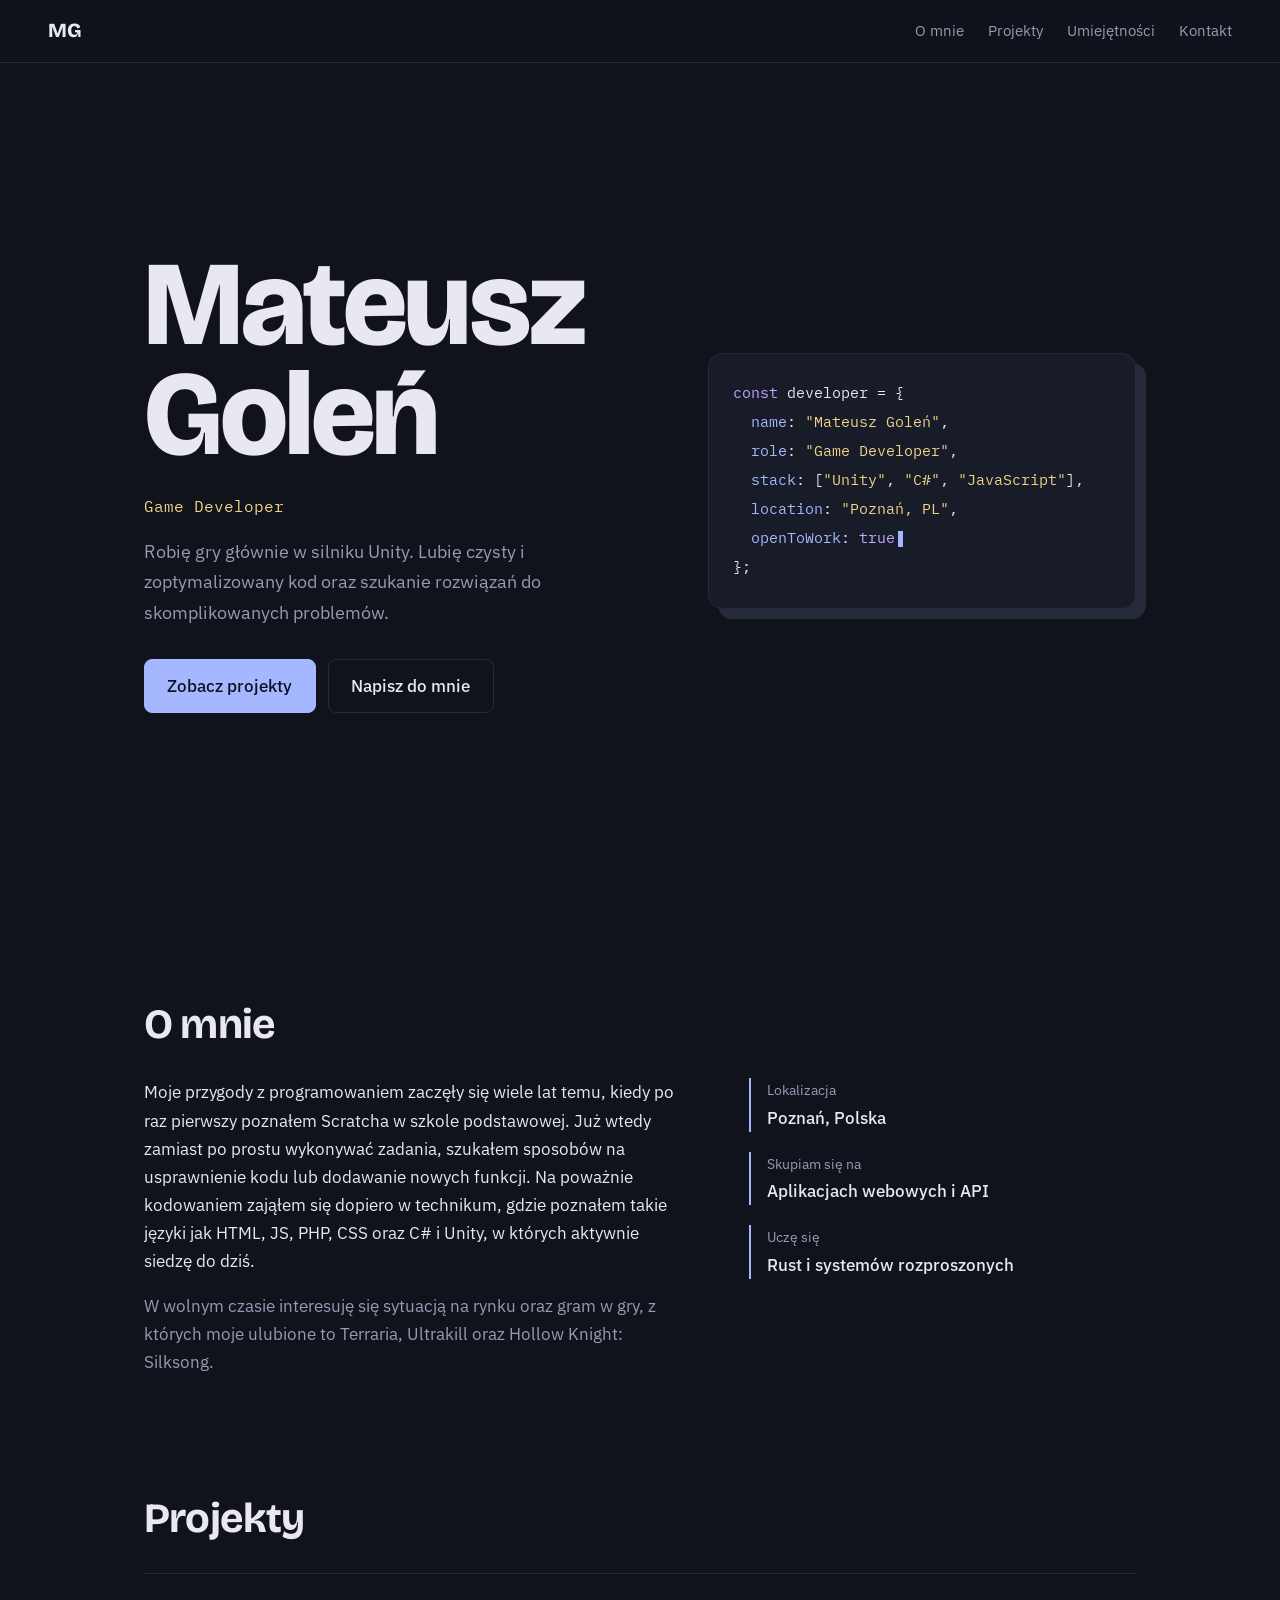
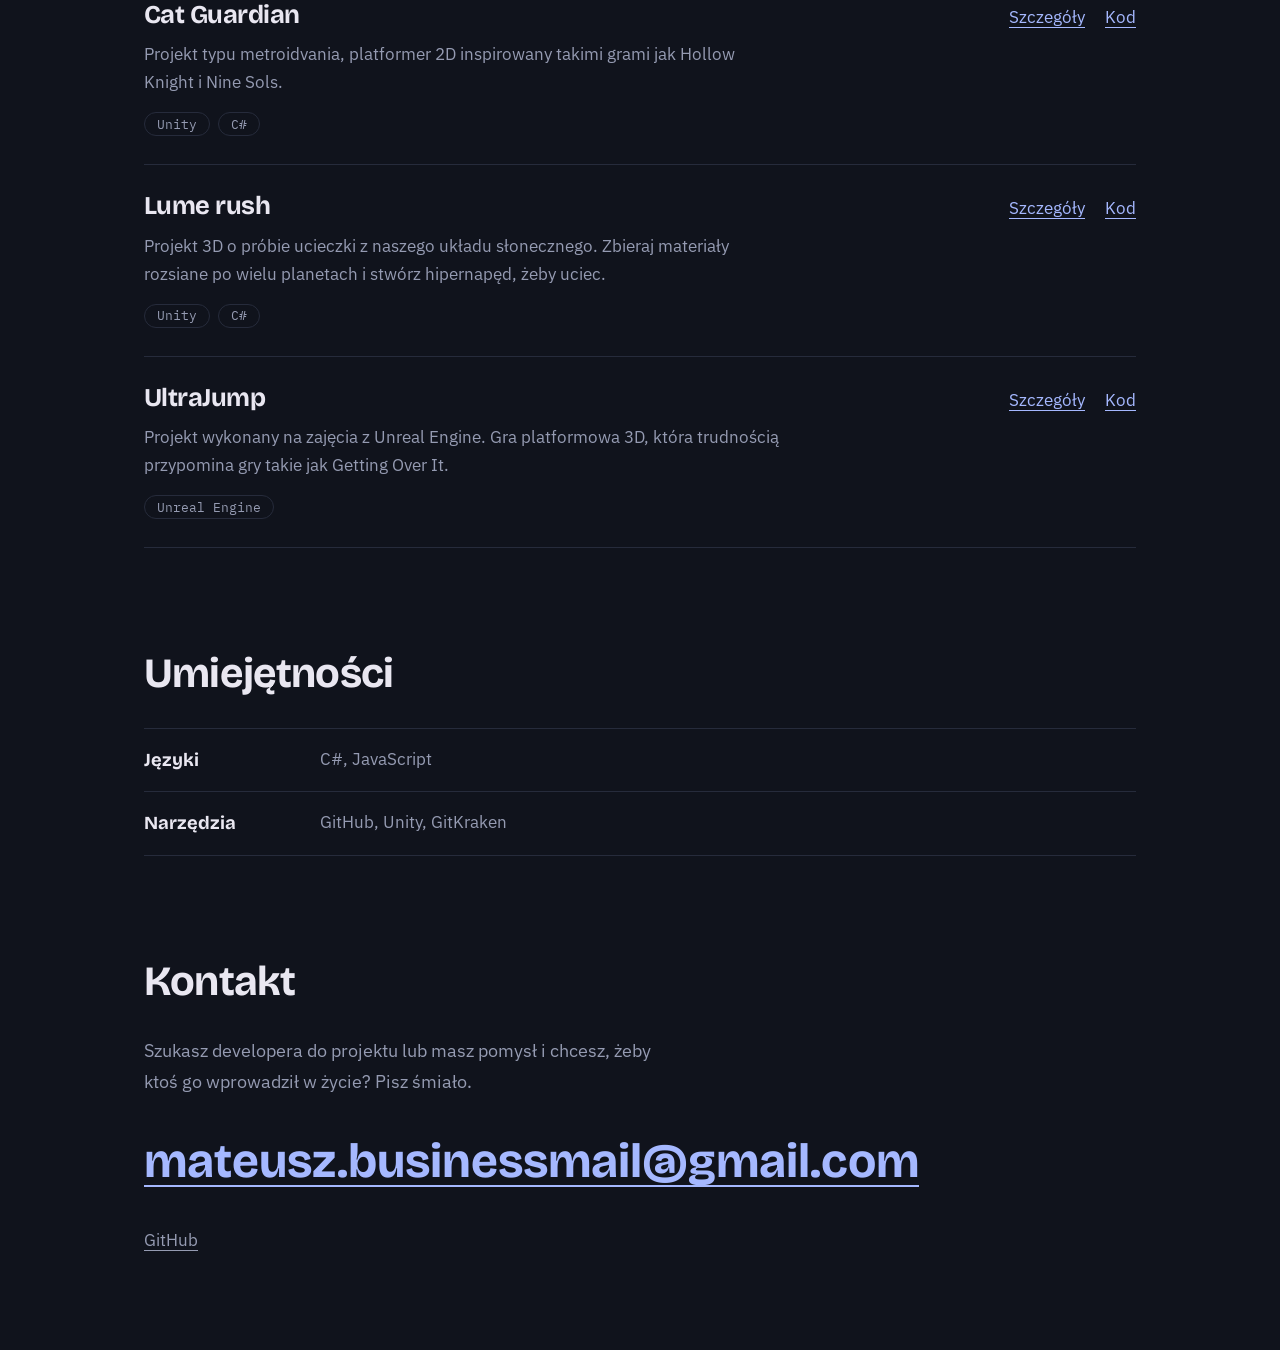
<file: index.html>
<!DOCTYPE html>
<html lang="pl">
<head>
  <meta charset="utf-8">
  <meta name="viewport" content="width=device-width, initial-scale=1">
  <title>Mateusz Goleń – Game Developer</title>
  <meta name="description" content="Portfolio Mateusza Goleń, game developera. Gry tworzone głównie w Unity. Projekty, umiejętności i kontakt.">
  <meta name="theme-color" content="#10131c">

  <link rel="preconnect" href="https://fonts.googleapis.com">
  <link rel="preconnect" href="https://fonts.gstatic.com" crossorigin>
  <link href="https://fonts.googleapis.com/css2?family=Bricolage+Grotesque:opsz,wght@12..96,500;12..96,700;12..96,800&family=IBM+Plex+Mono:wght@400;500&family=IBM+Plex+Sans:wght@400;500&display=swap" rel="stylesheet">
  <link rel="stylesheet" href="style.css">
</head>
<body>
  <a class="skip" href="#main">Przejdź do treści</a>

  <header class="site-header">
    <a class="brand" href="#top">MG</a>
    <nav aria-label="Menu główne">
      <a href="#about">O mnie</a>
      <a href="#projects">Projekty</a>
      <a href="#skills">Umiejętności</a>
      <a href="#contact">Kontakt</a>
    </nav>
  </header>

  <main id="main">
    <section class="hero" id="top">
      <div class="hero-text">
        <h1>Mateusz<br>Goleń</h1>
        <p class="role">Game Developer</p>
        <p class="lead">Robię gry głównie w silniku Unity. Lubię czysty i zoptymalizowany kod oraz szukanie rozwiązań do skomplikowanych problemów.</p>
        <div class="actions">
          <a class="btn primary" href="#projects">Zobacz projekty</a>
          <a class="btn" href="#contact">Napisz do mnie</a>
        </div>
      </div>

      <figure class="code" aria-label="Fragment kodu opisujący autora">
<pre><code><span class="k">const</span> <span class="v">developer</span> = {
  <span class="p">name</span>: <span class="s">"Mateusz Goleń"</span>,
  <span class="p">role</span>: <span class="s">"Game Developer"</span>,
  <span class="p">stack</span>: [<span class="s">"Unity"</span>, <span class="s">"C#"</span>, <span class="s">"JavaScript"</span>],
  <span class="p">location</span>: <span class="s">"Poznań, PL"</span>,
  <span class="p">openToWork</span>: <span class="k">true</span><span class="caret" aria-hidden="true"></span>
};</code></pre>
      </figure>
    </section>

    <section id="about" class="block">
      <h2>O mnie</h2>
      <div class="about-grid">
        <div class="prose">
          <p>Moje przygody z programowaniem zaczęły się wiele lat temu, kiedy po raz pierwszy poznałem Scratcha w szkole podstawowej. Już wtedy zamiast po prostu wykonywać zadania, szukałem sposobów na usprawnienie kodu lub dodawanie nowych funkcji. Na poważnie kodowaniem zająłem się dopiero w technikum, gdzie poznałem takie języki jak HTML, JS, PHP, CSS oraz C# i Unity, w których aktywnie siedzę do dziś.</p>
          <p>W wolnym czasie interesuję się sytuacją na rynku oraz gram w gry, z których moje ulubione to Terraria, Ultrakill oraz Hollow Knight: Silksong.</p>
        </div>
        <dl class="facts">
          <div><dt>Lokalizacja</dt><dd>Poznań, Polska</dd></div>
          <div><dt>Skupiam się na</dt><dd>Aplikacjach webowych i API</dd></div>
          <div><dt>Uczę się</dt><dd>Rust i systemów rozproszonych</dd></div>
        </dl>
      </div>
    </section>

    <section id="projects" class="block">
      <h2>Projekty</h2>
      <ul class="projects">
        <li>
          <div class="proj-head">
            <h3>Cat Guardian</h3>
            <div class="links">
              <a class="more" href="projects/cat-guardian.html" aria-label="Szczegóły projektu Cat Guardian">Szczegóły</a>
              <a href="https://gitlab.com/wokun/cat-guardian-the-game" target="_blank" rel="noopener">Kod</a>
            </div>
          </div>
          <p>Projekt typu metroidvania, platformer 2D inspirowany takimi grami jak Hollow Knight i Nine Sols.</p>
          <ul class="tags"><li>Unity</li><li>C#</li></ul>
        </li>
        <li>
          <div class="proj-head">
            <h3>Lume rush</h3>
            <div class="links">
              <a class="more" href="projects/lume-rush.html" aria-label="Szczegóły projektu Lume rush">Szczegóły</a>
              <a href="https://gitlab.com/Rumsse/evacuation" target="_blank" rel="noopener">Kod</a>
            </div>
          </div>
          <p>Projekt 3D o próbie ucieczki z naszego układu słonecznego. Zbieraj materiały rozsiane po wielu planetach i stwórz hipernapęd, żeby uciec.</p>
          <ul class="tags"><li>Unity</li><li>C#</li></ul>
        </li>
        <li>
          <div class="proj-head">
            <h3>UltraJump</h3>
            <div class="links">
              <a class="more" href="projects/ultrajump.html" aria-label="Szczegóły projektu UltraJump">Szczegóły</a>
              <a href="https://gitlab.com/Rumsse/unrealengineproject" target="_blank" rel="noopener">Kod</a>
            </div>
          </div>
          <p>Projekt wykonany na zajęcia z Unreal Engine. Gra platformowa 3D, która trudnością przypomina gry takie jak Getting Over It.</p>
          <ul class="tags"><li>Unreal Engine</li></ul>
        </li>
      </ul>
    </section>

    <section id="skills" class="block">
      <h2>Umiejętności</h2>
      <dl class="skills">
        <div><dt>Języki</dt><dd>C#, JavaScript</dd></div>
        <div><dt>Narzędzia</dt><dd>GitHub, Unity, GitKraken</dd></div>
      </dl>
    </section>

    <section id="contact" class="block contact">
      <h2>Kontakt</h2>
      <p class="lead">Szukasz developera do projektu lub masz pomysł i chcesz, żeby ktoś go wprowadził w życie? Pisz śmiało.</p>
      <a class="mail" href="mailto:mateusz.businessmail@gmail.com">mateusz.businessmail@gmail.com</a>
      <ul class="social">
        <li><a href="https://github.com/MatieuszG/Portfolio" target="_blank" rel="noopener">GitHub</a></li>
      </ul>
    </section>
  </main>

  <script src="script.js"></script>
</body>
</html>
</file>
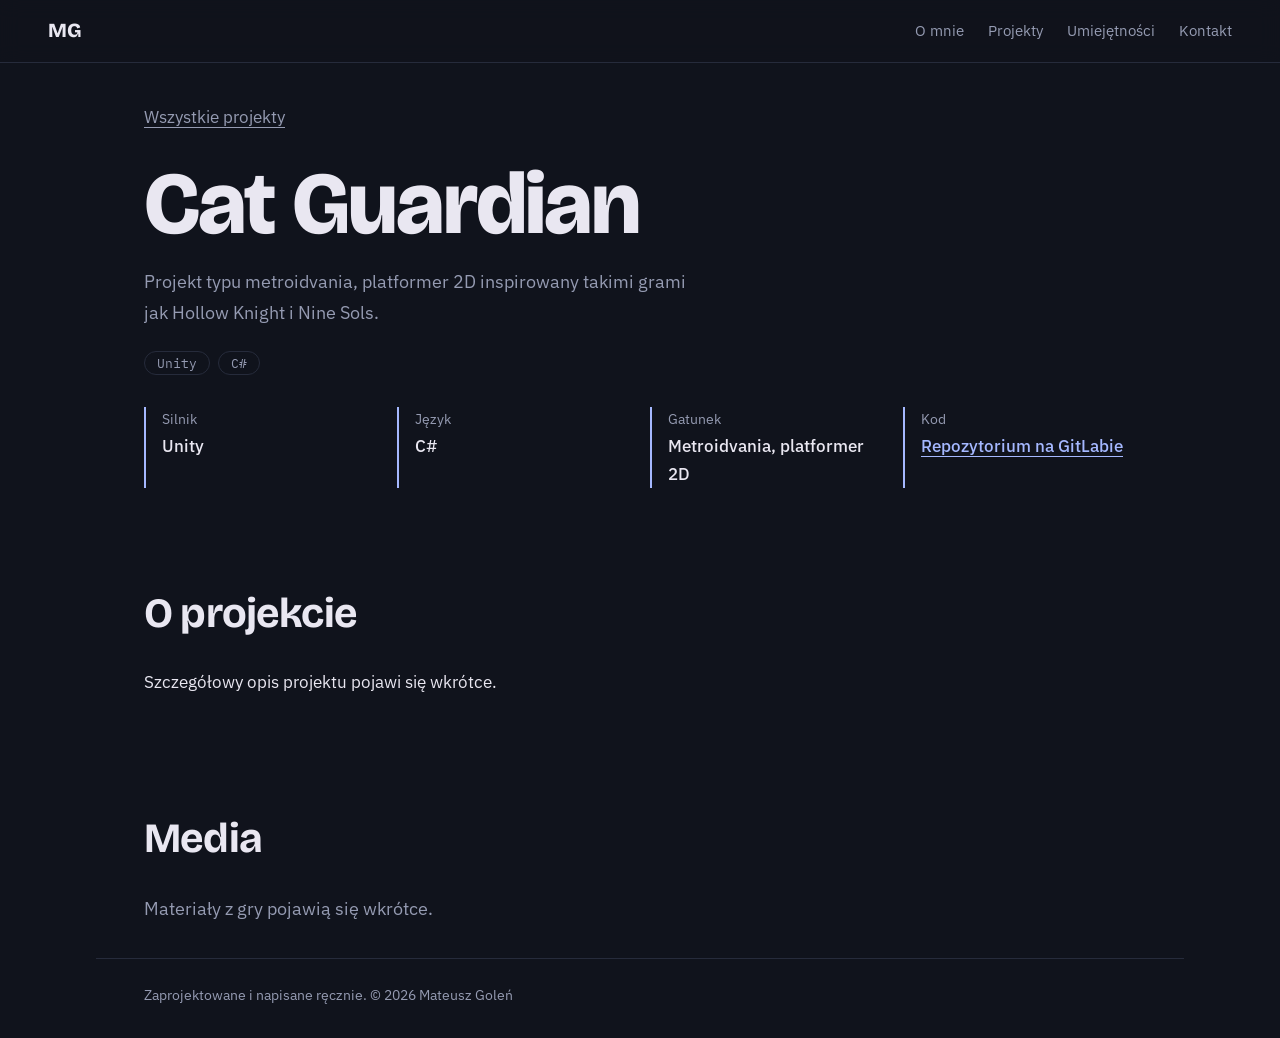
<file: cat-guardian.html>
<!DOCTYPE html>
<html lang="pl">
<head>
  <meta charset="utf-8">
  <meta name="viewport" content="width=device-width, initial-scale=1">
  <title>Cat Guardian – Mateusz Goleń</title>
  <meta name="description" content="Cat Guardian: projekt typu metroidvania, platformer 2D inspirowany takimi grami jak Hollow Knight i Nine Sols.">
  <meta name="theme-color" content="#10131c">

  <link rel="preconnect" href="https://fonts.googleapis.com">
  <link rel="preconnect" href="https://fonts.gstatic.com" crossorigin>
  <link href="https://fonts.googleapis.com/css2?family=Bricolage+Grotesque:opsz,wght@12..96,500;12..96,700;12..96,800&family=IBM+Plex+Mono:wght@400;500&family=IBM+Plex+Sans:wght@400;500&display=swap" rel="stylesheet">
  <link rel="stylesheet" href="../style.css">
</head>
<body>
  <a class="skip" href="#main">Przejdź do treści</a>

  <header class="site-header">
    <a class="brand" href="../index.html#top">MG</a>
    <nav aria-label="Menu główne">
      <a href="../index.html#about">O mnie</a>
      <a href="../index.html#projects">Projekty</a>
      <a href="../index.html#skills">Umiejętności</a>
      <a href="../index.html#contact">Kontakt</a>
    </nav>
  </header>

  <main id="main" class="project-page">
    <a class="back" href="../index.html#projects">Wszystkie projekty</a>
    <h1>Cat Guardian</h1>
    <p class="lead">Projekt typu metroidvania, platformer 2D inspirowany takimi grami jak Hollow Knight i Nine Sols.</p>
    <ul class="tags"><li>Unity</li><li>C#</li></ul>

    <dl class="facts inline">
      <div><dt>Silnik</dt><dd>Unity</dd></div>
      <div><dt>Język</dt><dd>C#</dd></div>
      <div><dt>Gatunek</dt><dd>Metroidvania, platformer 2D</dd></div>
      <div><dt>Kod</dt><dd><a href="https://gitlab.com/wokun/cat-guardian-the-game" target="_blank" rel="noopener">Repozytorium na GitLabie</a></dd></div>
    </dl>

    <section class="block">
      <h2>O projekcie</h2>
      <div class="prose">
        <p>Szczegółowy opis projektu pojawi się wkrótce.</p>
        <!--
          Tu wpisuj opis. Każdy akapit w osobnym <p>...</p>. Pomysły na podsekcje (każda jako osobne <h2> w osobnym <section class="block">):
          - O czym jest gra
          - Moja rola w projekcie
          - Najtrudniejszy problem i jak go rozwiązałem
          - Czego się nauczyłem
        -->
      </div>
    </section>

    <section class="block">
      <h2>Media</h2>
      <p class="lead">Materiały z gry pojawią się wkrótce.</p>

      <!--
        Wzory do wklejenia (ścieżki dopasuj do swoich plików):

        1) Zrzut ekranu lub GIF:
        <figure class="media">
          <img src="../media/cat-guardian/walka.gif" alt="Krótki opis tego, co widać" loading="lazy">
          <figcaption>Podpis pod obrazkiem</figcaption>
        </figure>

        2) Krótki klip z repozytorium (zamiast GIF-a, jest dużo lżejszy):
        <figure class="media">
          <video src="../media/cat-guardian/klip.mp4" autoplay loop muted playsinline></video>
          <figcaption>Podpis pod klipem</figcaption>
        </figure>

        3) Film z YouTube (w adresie podaj samo ID filmu):
        <figure class="media video">
          <iframe src="https://www.youtube-nocookie.com/embed/ID_FILMU" title="Opis filmu" loading="lazy" allowfullscreen></iframe>
        </figure>

        4) Dwa obrazki obok siebie:
        <div class="media-grid">
          <figure class="media"><img src="../media/cat-guardian/a.png" alt="..." loading="lazy"></figure>
          <figure class="media"><img src="../media/cat-guardian/b.png" alt="..." loading="lazy"></figure>
        </div>
      -->
    </section>
  </main>

  <footer class="site-footer">
    <p>Zaprojektowane i napisane ręcznie. © <span id="year">2026</span> Mateusz Goleń</p>
  </footer>

  <script src="../script.js"></script>
</body>
</html>
</file>
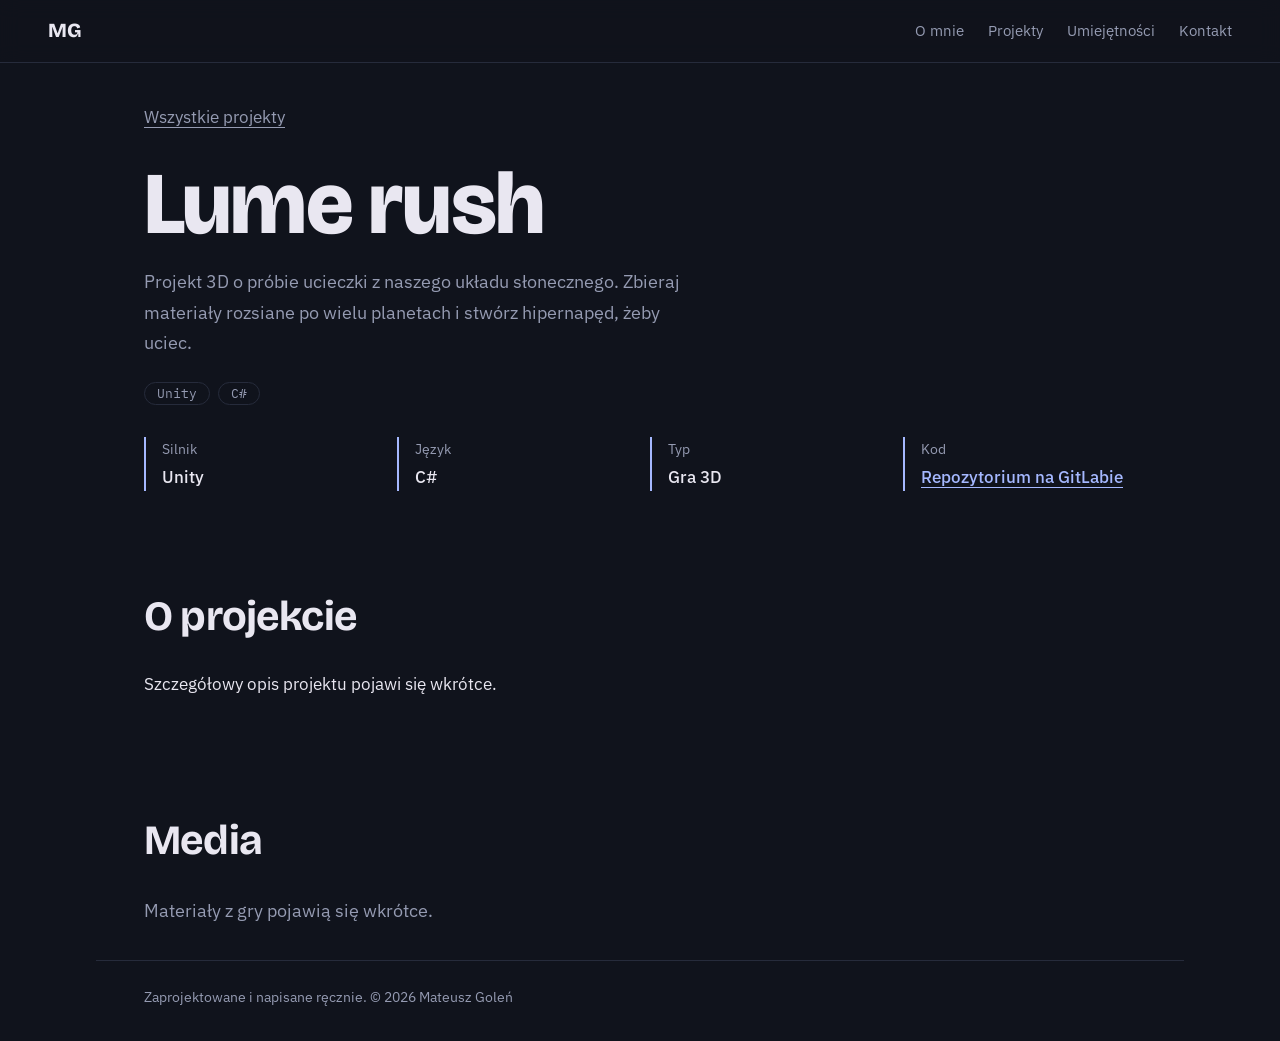
<file: lume-rush.html>
<!DOCTYPE html>
<html lang="pl">
<head>
  <meta charset="utf-8">
  <meta name="viewport" content="width=device-width, initial-scale=1">
  <title>Lume rush – Mateusz Goleń</title>
  <meta name="description" content="Lume rush: projekt 3D o próbie ucieczki z naszego układu słonecznego. Zbieraj materiały i stwórz hipernapęd.">
  <meta name="theme-color" content="#10131c">

  <link rel="preconnect" href="https://fonts.googleapis.com">
  <link rel="preconnect" href="https://fonts.gstatic.com" crossorigin>
  <link href="https://fonts.googleapis.com/css2?family=Bricolage+Grotesque:opsz,wght@12..96,500;12..96,700;12..96,800&family=IBM+Plex+Mono:wght@400;500&family=IBM+Plex+Sans:wght@400;500&display=swap" rel="stylesheet">
  <link rel="stylesheet" href="../style.css">
</head>
<body>
  <a class="skip" href="#main">Przejdź do treści</a>

  <header class="site-header">
    <a class="brand" href="../index.html#top">MG</a>
    <nav aria-label="Menu główne">
      <a href="../index.html#about">O mnie</a>
      <a href="../index.html#projects">Projekty</a>
      <a href="../index.html#skills">Umiejętności</a>
      <a href="../index.html#contact">Kontakt</a>
    </nav>
  </header>

  <main id="main" class="project-page">
    <a class="back" href="../index.html#projects">Wszystkie projekty</a>
    <h1>Lume rush</h1>
    <p class="lead">Projekt 3D o próbie ucieczki z naszego układu słonecznego. Zbieraj materiały rozsiane po wielu planetach i stwórz hipernapęd, żeby uciec.</p>
    <ul class="tags"><li>Unity</li><li>C#</li></ul>

    <dl class="facts inline">
      <div><dt>Silnik</dt><dd>Unity</dd></div>
      <div><dt>Język</dt><dd>C#</dd></div>
      <div><dt>Typ</dt><dd>Gra 3D</dd></div>
      <div><dt>Kod</dt><dd><a href="https://gitlab.com/Rumsse/evacuation" target="_blank" rel="noopener">Repozytorium na GitLabie</a></dd></div>
    </dl>

    <section class="block">
      <h2>O projekcie</h2>
      <div class="prose">
        <p>Szczegółowy opis projektu pojawi się wkrótce.</p>
        <!--
          Tu wpisuj opis. Każdy akapit w osobnym <p>...</p>. Pomysły na podsekcje (każda jako osobne <h2> w osobnym <section class="block">):
          - O czym jest gra
          - Moja rola w projekcie
          - Najtrudniejszy problem i jak go rozwiązałem
          - Czego się nauczyłem
        -->
      </div>
    </section>

    <section class="block">
      <h2>Media</h2>
      <p class="lead">Materiały z gry pojawią się wkrótce.</p>

      <!--
        Wzory do wklejenia (ścieżki dopasuj do swoich plików):

        1) Zrzut ekranu lub GIF:
        <figure class="media">
          <img src="../media/lume-rush/planeta.gif" alt="Krótki opis tego, co widać" loading="lazy">
          <figcaption>Podpis pod obrazkiem</figcaption>
        </figure>

        2) Krótki klip z repozytorium (zamiast GIF-a, jest dużo lżejszy):
        <figure class="media">
          <video src="../media/lume-rush/klip.mp4" autoplay loop muted playsinline></video>
          <figcaption>Podpis pod klipem</figcaption>
        </figure>

        3) Film z YouTube (w adresie podaj samo ID filmu):
        <figure class="media video">
          <iframe src="https://www.youtube-nocookie.com/embed/ID_FILMU" title="Opis filmu" loading="lazy" allowfullscreen></iframe>
        </figure>

        4) Dwa obrazki obok siebie:
        <div class="media-grid">
          <figure class="media"><img src="../media/lume-rush/a.png" alt="..." loading="lazy"></figure>
          <figure class="media"><img src="../media/lume-rush/b.png" alt="..." loading="lazy"></figure>
        </div>
      -->
    </section>
  </main>

  <footer class="site-footer">
    <p>Zaprojektowane i napisane ręcznie. © <span id="year">2026</span> Mateusz Goleń</p>
  </footer>

  <script src="../script.js"></script>
</body>
</html>
</file>
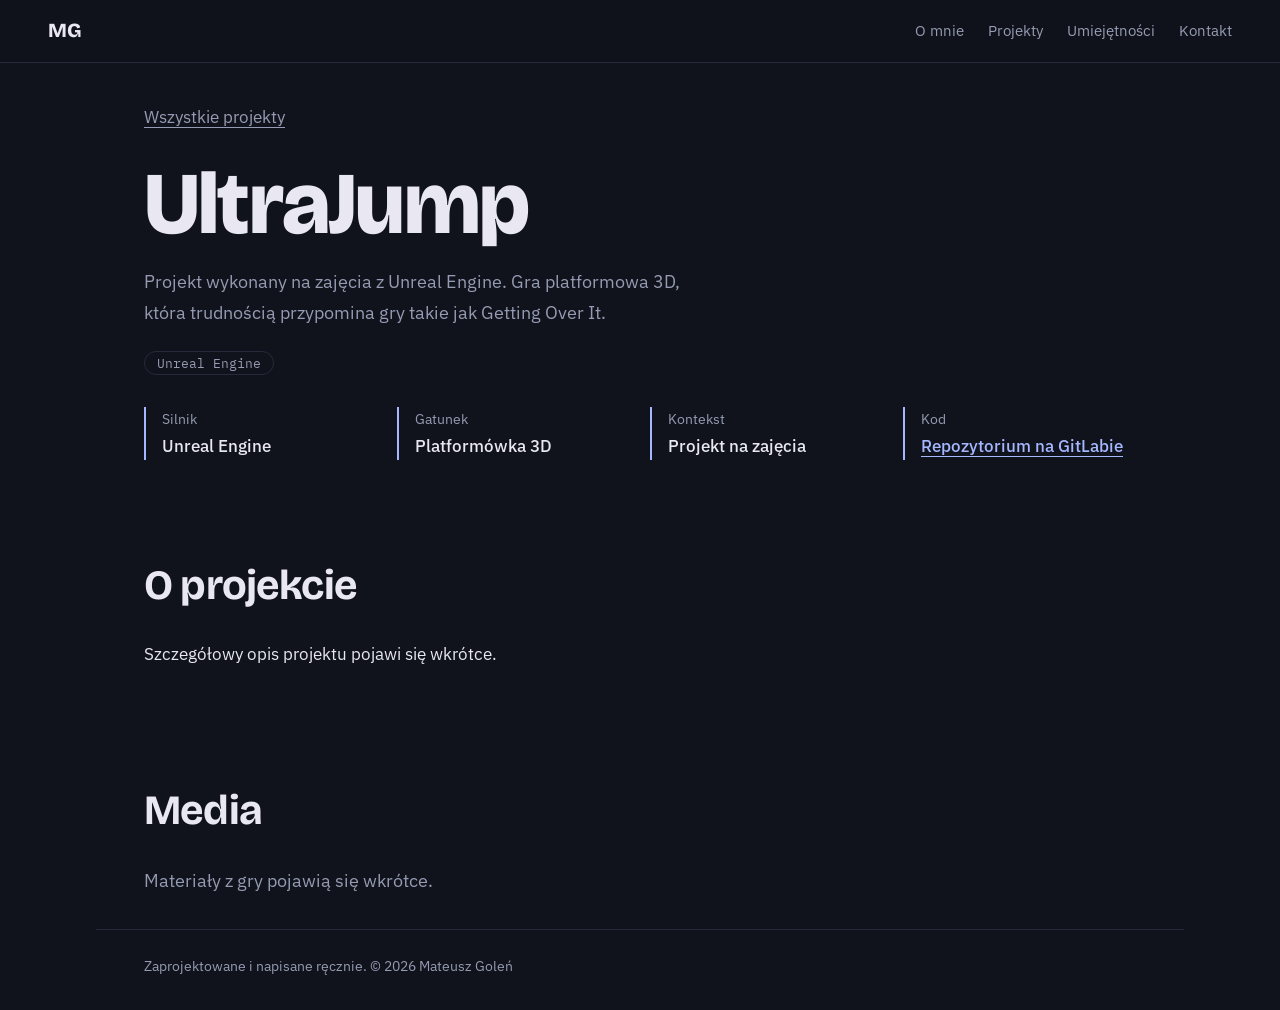
<file: ultrajump.html>
<!DOCTYPE html>
<html lang="pl">
<head>
  <meta charset="utf-8">
  <meta name="viewport" content="width=device-width, initial-scale=1">
  <title>UltraJump – Mateusz Goleń</title>
  <meta name="description" content="UltraJump: projekt na zajęcia z Unreal Engine. Gra platformowa 3D o trudności zbliżonej do Getting Over It.">
  <meta name="theme-color" content="#10131c">

  <link rel="preconnect" href="https://fonts.googleapis.com">
  <link rel="preconnect" href="https://fonts.gstatic.com" crossorigin>
  <link href="https://fonts.googleapis.com/css2?family=Bricolage+Grotesque:opsz,wght@12..96,500;12..96,700;12..96,800&family=IBM+Plex+Mono:wght@400;500&family=IBM+Plex+Sans:wght@400;500&display=swap" rel="stylesheet">
  <link rel="stylesheet" href="../style.css">
</head>
<body>
  <a class="skip" href="#main">Przejdź do treści</a>

  <header class="site-header">
    <a class="brand" href="../index.html#top">MG</a>
    <nav aria-label="Menu główne">
      <a href="../index.html#about">O mnie</a>
      <a href="../index.html#projects">Projekty</a>
      <a href="../index.html#skills">Umiejętności</a>
      <a href="../index.html#contact">Kontakt</a>
    </nav>
  </header>

  <main id="main" class="project-page">
    <a class="back" href="../index.html#projects">Wszystkie projekty</a>
    <h1>UltraJump</h1>
    <p class="lead">Projekt wykonany na zajęcia z Unreal Engine. Gra platformowa 3D, która trudnością przypomina gry takie jak Getting Over It.</p>
    <ul class="tags"><li>Unreal Engine</li></ul>

    <dl class="facts inline">
      <div><dt>Silnik</dt><dd>Unreal Engine</dd></div>
      <div><dt>Gatunek</dt><dd>Platformówka 3D</dd></div>
      <div><dt>Kontekst</dt><dd>Projekt na zajęcia</dd></div>
      <div><dt>Kod</dt><dd><a href="https://gitlab.com/Rumsse/unrealengineproject" target="_blank" rel="noopener">Repozytorium na GitLabie</a></dd></div>
    </dl>

    <section class="block">
      <h2>O projekcie</h2>
      <div class="prose">
        <p>Szczegółowy opis projektu pojawi się wkrótce.</p>
        <!--
          Tu wpisuj opis. Każdy akapit w osobnym <p>...</p>. Pomysły na podsekcje (każda jako osobne <h2> w osobnym <section class="block">):
          - O czym jest gra
          - Moja rola w projekcie
          - Najtrudniejszy problem i jak go rozwiązałem
          - Czego się nauczyłem
        -->
      </div>
    </section>

    <section class="block">
      <h2>Media</h2>
      <p class="lead">Materiały z gry pojawią się wkrótce.</p>

      <!--
        Wzory do wklejenia (ścieżki dopasuj do swoich plików):

        1) Zrzut ekranu lub GIF:
        <figure class="media">
          <img src="../media/ultrajump/skok.gif" alt="Krótki opis tego, co widać" loading="lazy">
          <figcaption>Podpis pod obrazkiem</figcaption>
        </figure>

        2) Krótki klip z repozytorium (zamiast GIF-a, jest dużo lżejszy):
        <figure class="media">
          <video src="../media/ultrajump/klip.mp4" autoplay loop muted playsinline></video>
          <figcaption>Podpis pod klipem</figcaption>
        </figure>

        3) Film z YouTube (w adresie podaj samo ID filmu):
        <figure class="media video">
          <iframe src="https://www.youtube-nocookie.com/embed/ID_FILMU" title="Opis filmu" loading="lazy" allowfullscreen></iframe>
        </figure>

        4) Dwa obrazki obok siebie:
        <div class="media-grid">
          <figure class="media"><img src="../media/ultrajump/a.png" alt="..." loading="lazy"></figure>
          <figure class="media"><img src="../media/ultrajump/b.png" alt="..." loading="lazy"></figure>
        </div>
      -->
    </section>
  </main>

  <footer class="site-footer">
    <p>Zaprojektowane i napisane ręcznie. © <span id="year">2026</span> Mateusz Goleń</p>
  </footer>

  <script src="../script.js"></script>
</body>
</html>
</file>
<file: style.css>
/* ---------- Tokens ---------- */
:root {
  --bg: #10131c;
  --surface: #181c28;
  --line: #262b3b;
  --text: #e9e7f1;
  --muted: #959bb2;
  --accent: #a5b8ff;
  --accent-ink: #0d1226;
  --warm: #f0d28a;

  --font-display: "Bricolage Grotesque", system-ui, sans-serif;
  --font-body: "IBM Plex Sans", system-ui, sans-serif;
  --font-mono: "IBM Plex Mono", ui-monospace, monospace;

  --gutter: clamp(1.25rem, 5vw, 3rem);
  --max: 68rem;
}

/* ---------- Base ---------- */
*, *::before, *::after { box-sizing: border-box; }

html { scroll-behavior: smooth; scroll-padding-top: 5rem; }

body {
  margin: 0;
  background: var(--bg);
  color: var(--text);
  font-family: var(--font-body);
  font-size: 1.0625rem;
  line-height: 1.65;
  -webkit-font-smoothing: antialiased;
}

h1, h2, h3 {
  font-family: var(--font-display);
  line-height: 1.05;
  margin: 0;
  letter-spacing: -0.02em;
}

p { margin: 0 0 1em; }
a { color: inherit; }

:focus-visible {
  outline: 2px solid var(--accent);
  outline-offset: 3px;
  border-radius: 2px;
}

.skip {
  position: absolute;
  left: 1rem;
  top: -4rem;
  background: var(--accent);
  color: var(--accent-ink);
  padding: 0.5rem 1rem;
  z-index: 20;
}
.skip:focus { top: 1rem; }

/* ---------- Header ---------- */
.site-header {
  position: sticky;
  top: 0;
  z-index: 10;
  display: flex;
  align-items: center;
  gap: 1.5rem;
  padding: 0.9rem var(--gutter);
  background: color-mix(in srgb, var(--bg) 88%, transparent);
  backdrop-filter: blur(10px);
  border-bottom: 1px solid var(--line);
}

.brand {
  font-family: var(--font-display);
  font-weight: 800;
  font-size: 1.25rem;
  text-decoration: none;
  margin-right: auto;
}

.site-header nav { display: flex; gap: 1.5rem; }
.site-header nav a {
  text-decoration: none;
  color: var(--muted);
  font-size: 0.95rem;
  transition: color 0.15s;
}
.site-header nav a:hover { color: var(--text); }

.lang { display: flex; border: 1px solid var(--line); border-radius: 6px; overflow: hidden; }
.lang button {
  font: 500 0.8rem var(--font-mono);
  background: transparent;
  color: var(--muted);
  border: 0;
  padding: 0.35rem 0.65rem;
  cursor: pointer;
}
.lang button[aria-pressed="true"] { background: var(--accent); color: var(--accent-ink); }

/* ---------- Layout ---------- */
main, .site-footer { max-width: var(--max); margin: 0 auto; padding: 0 var(--gutter); }

.block { padding: clamp(3.5rem, 9vw, 6.5rem) 0 0; }
.block > h2 {
  font-size: clamp(1.9rem, 4vw, 2.6rem);
  margin-bottom: 2rem;
}

/* ---------- Hero ---------- */
.hero {
  display: grid;
  grid-template-columns: 1.15fr 1fr;
  gap: clamp(2rem, 6vw, 4.5rem);
  align-items: center;
  min-height: calc(100svh - 4rem);
  padding: 3rem 0;
}

.hero h1 {
  font-size: clamp(3.6rem, 11vw, 7.5rem);
  font-weight: 800;
  line-height: 0.92;
}

.role {
  font-family: var(--font-mono);
  color: var(--warm);
  font-size: 1rem;
  margin: 1.5rem 0 1rem;
}

.lead { max-width: 34rem; color: var(--muted); font-size: 1.15rem; }

.actions { display: flex; flex-wrap: wrap; gap: 0.75rem; margin-top: 2rem; }

.btn {
  display: inline-block;
  padding: 0.75rem 1.4rem;
  border: 1px solid var(--line);
  border-radius: 8px;
  text-decoration: none;
  font-weight: 500;
  transition: border-color 0.15s, transform 0.15s;
}
.btn:hover { border-color: var(--accent); }
.btn.primary { background: var(--accent); border-color: var(--accent); color: var(--accent-ink); }
.btn.primary:hover { transform: translateY(-2px); }

/* Code card: the one memorable element */
.code {
  margin: 0;
  background: var(--surface);
  border: 1px solid var(--line);
  border-radius: 14px;
  padding: 1.6rem 1.5rem;
  box-shadow: 10px 10px 0 var(--line);
  overflow-x: auto;
}
.code pre { margin: 0; }
.code code {
  font-family: var(--font-mono);
  font-size: clamp(0.8rem, 1.6vw, 0.95rem);
  line-height: 1.8;
  white-space: pre;
}
.code .k { color: #c6a4ff; }
.code .v { color: var(--text); }
.code .p { color: var(--accent); }
.code .s { color: var(--warm); }

.caret {
  display: inline-block;
  width: 0.55ch;
  height: 1.1em;
  margin-left: 0.3ch;
  background: var(--accent);
  vertical-align: text-bottom;
  animation: blink 1.1s steps(1) infinite;
}
@keyframes blink { 50% { opacity: 0; } }

/* ---------- About ---------- */
.about-grid {
  display: grid;
  grid-template-columns: 1.4fr 1fr;
  gap: clamp(2rem, 6vw, 4rem);
}
.prose { max-width: 38rem; }
.prose p { color: var(--muted); }
.prose p:first-child { color: var(--text); }

.facts { margin: 0; display: grid; gap: 1.25rem; align-content: start; }
.facts div { border-left: 2px solid var(--accent); padding-left: 1rem; }
.facts dt { color: var(--muted); font-size: 0.9rem; }
.facts dd { margin: 0.1rem 0 0; font-weight: 500; }

/* ---------- Projects ---------- */
.projects { list-style: none; margin: 0; padding: 0; }
.projects > li {
  padding: 1.75rem 0;
  border-top: 1px solid var(--line);
}
.projects > li:last-child { border-bottom: 1px solid var(--line); }

.proj-head {
  display: flex;
  justify-content: space-between;
  align-items: baseline;
  gap: 1rem;
  flex-wrap: wrap;
  margin-bottom: 0.6rem;
}
.proj-head h3 { font-size: 1.6rem; }

.links { display: flex; gap: 1.25rem; }
.links a {
  color: var(--accent);
  text-underline-offset: 4px;
}
.links a:hover { color: var(--text); }

.projects p { color: var(--muted); max-width: 40rem; margin-bottom: 1rem; }

.tags { list-style: none; display: flex; flex-wrap: wrap; gap: 0.5rem; margin: 0; padding: 0; }
.tags li {
  font: 400 0.8rem var(--font-mono);
  color: var(--muted);
  border: 1px solid var(--line);
  border-radius: 999px;
  padding: 0.15rem 0.75rem;
}

/* ---------- Skills ---------- */
.skills { margin: 0; display: grid; }
.skills div {
  display: grid;
  grid-template-columns: 10rem 1fr;
  gap: 1rem;
  padding: 1rem 0;
  border-top: 1px solid var(--line);
}
.skills div:last-child { border-bottom: 1px solid var(--line); }
.skills dt { font-family: var(--font-display); font-weight: 700; font-size: 1.15rem; }
.skills dd { margin: 0; color: var(--muted); }

/* ---------- Contact ---------- */
.contact { padding-bottom: clamp(3.5rem, 9vw, 6rem); }
.mail {
  display: inline-block;
  font-family: var(--font-display);
  font-weight: 700;
  font-size: clamp(1.6rem, 5vw, 3rem);
  color: var(--accent);
  text-underline-offset: 8px;
  text-decoration-thickness: 2px;
  margin: 0.5rem 0 1.5rem;
  word-break: break-all;
}
.mail:hover { color: var(--text); }

.social { list-style: none; display: flex; gap: 1.5rem; margin: 0; padding: 0; }
.social a { color: var(--muted); text-underline-offset: 4px; }
.social a:hover { color: var(--text); }

/* ---------- Project rows: the whole row opens the detail page ---------- */
.projects > li { position: relative; }
.projects > li h3 { transition: color 0.15s; }
.projects > li:hover h3 { color: var(--accent); }
.links a.more::after { content: ""; position: absolute; inset: 0; }
.links a:not(.more) { position: relative; z-index: 1; }

/* ---------- Project detail pages ---------- */
.project-page { padding-top: 2.5rem; padding-bottom: 1rem; }

.back {
  display: inline-block;
  color: var(--muted);
  text-underline-offset: 4px;
  margin-bottom: 2rem;
}
.back:hover { color: var(--text); }

.project-page h1 {
  font-size: clamp(2.8rem, 9vw, 5.5rem);
  font-weight: 800;
  line-height: 0.95;
  margin-bottom: 1.25rem;
}
.project-page .tags { margin-top: 1.5rem; }

.facts.inline {
  grid-template-columns: repeat(auto-fit, minmax(10rem, 1fr));
  margin-top: 2rem;
}
.facts a { color: var(--accent); text-underline-offset: 4px; }
.facts a:hover { color: var(--text); }

/* Media: images, GIFs, clips and YouTube embeds */
.media { margin: 2rem 0; }
.media img,
.media video {
  display: block;
  width: 100%;
  height: auto;
  border: 1px solid var(--line);
  border-radius: 12px;
}
.media.video { aspect-ratio: 16 / 9; }
.media.video iframe {
  width: 100%;
  height: 100%;
  border: 1px solid var(--line);
  border-radius: 12px;
}
.media figcaption { color: var(--muted); font-size: 0.9rem; margin-top: 0.6rem; }
.media-grid {
  display: grid;
  grid-template-columns: repeat(auto-fit, minmax(18rem, 1fr));
  gap: 1.5rem;
}
.media-grid .media { margin: 0; }

/* ---------- Footer ---------- */
.site-footer { border-top: 1px solid var(--line); padding-top: 1.5rem; padding-bottom: 2rem; }
.site-footer p { color: var(--muted); font-size: 0.9rem; margin: 0; }

/* ---------- Responsive ---------- */
@media (max-width: 52rem) {
  .hero { grid-template-columns: 1fr; min-height: 0; padding-top: 2.5rem; }
  .about-grid { grid-template-columns: 1fr; }
  .skills div { grid-template-columns: 1fr; gap: 0.25rem; }
}

@media (max-width: 40rem) {
  .site-header nav { display: none; }
}

@media (prefers-reduced-motion: reduce) {
  html { scroll-behavior: auto; }
  .caret { animation: none; }
  .btn { transition: none; }
}
</file>
